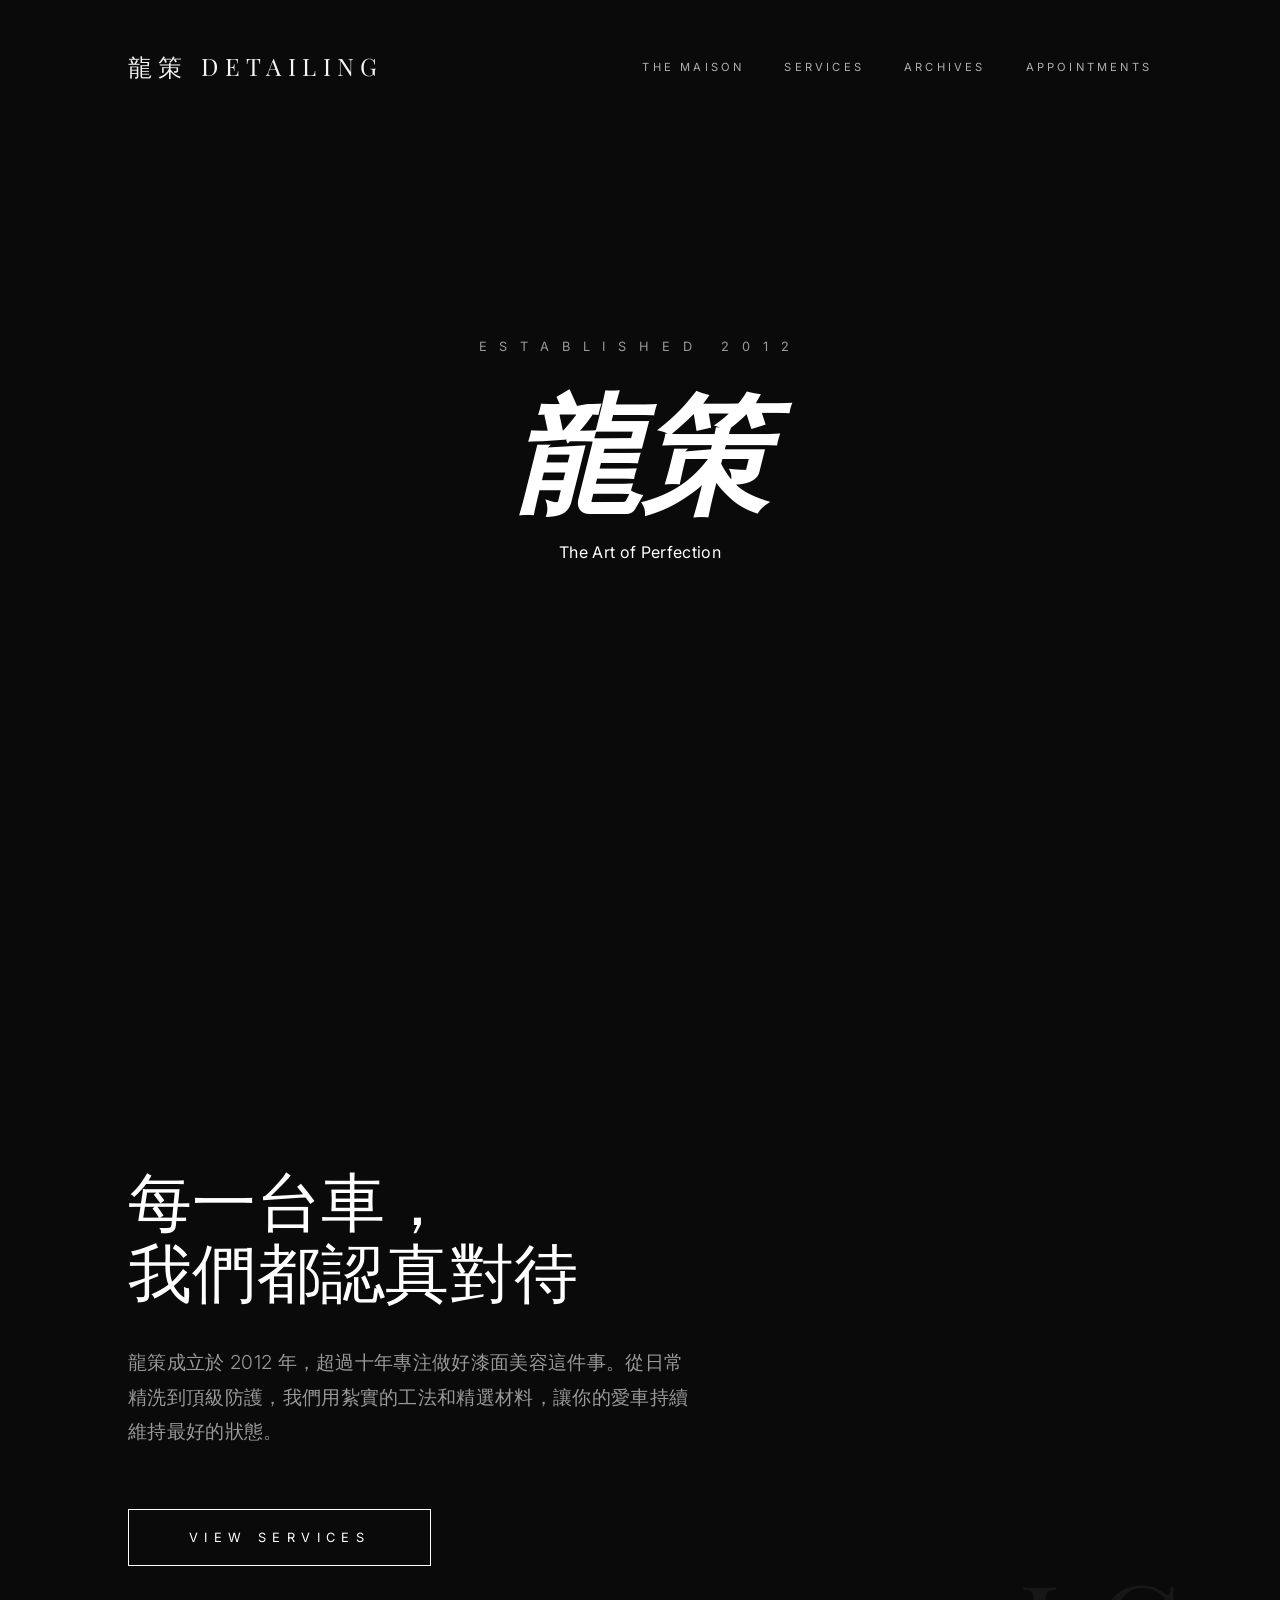
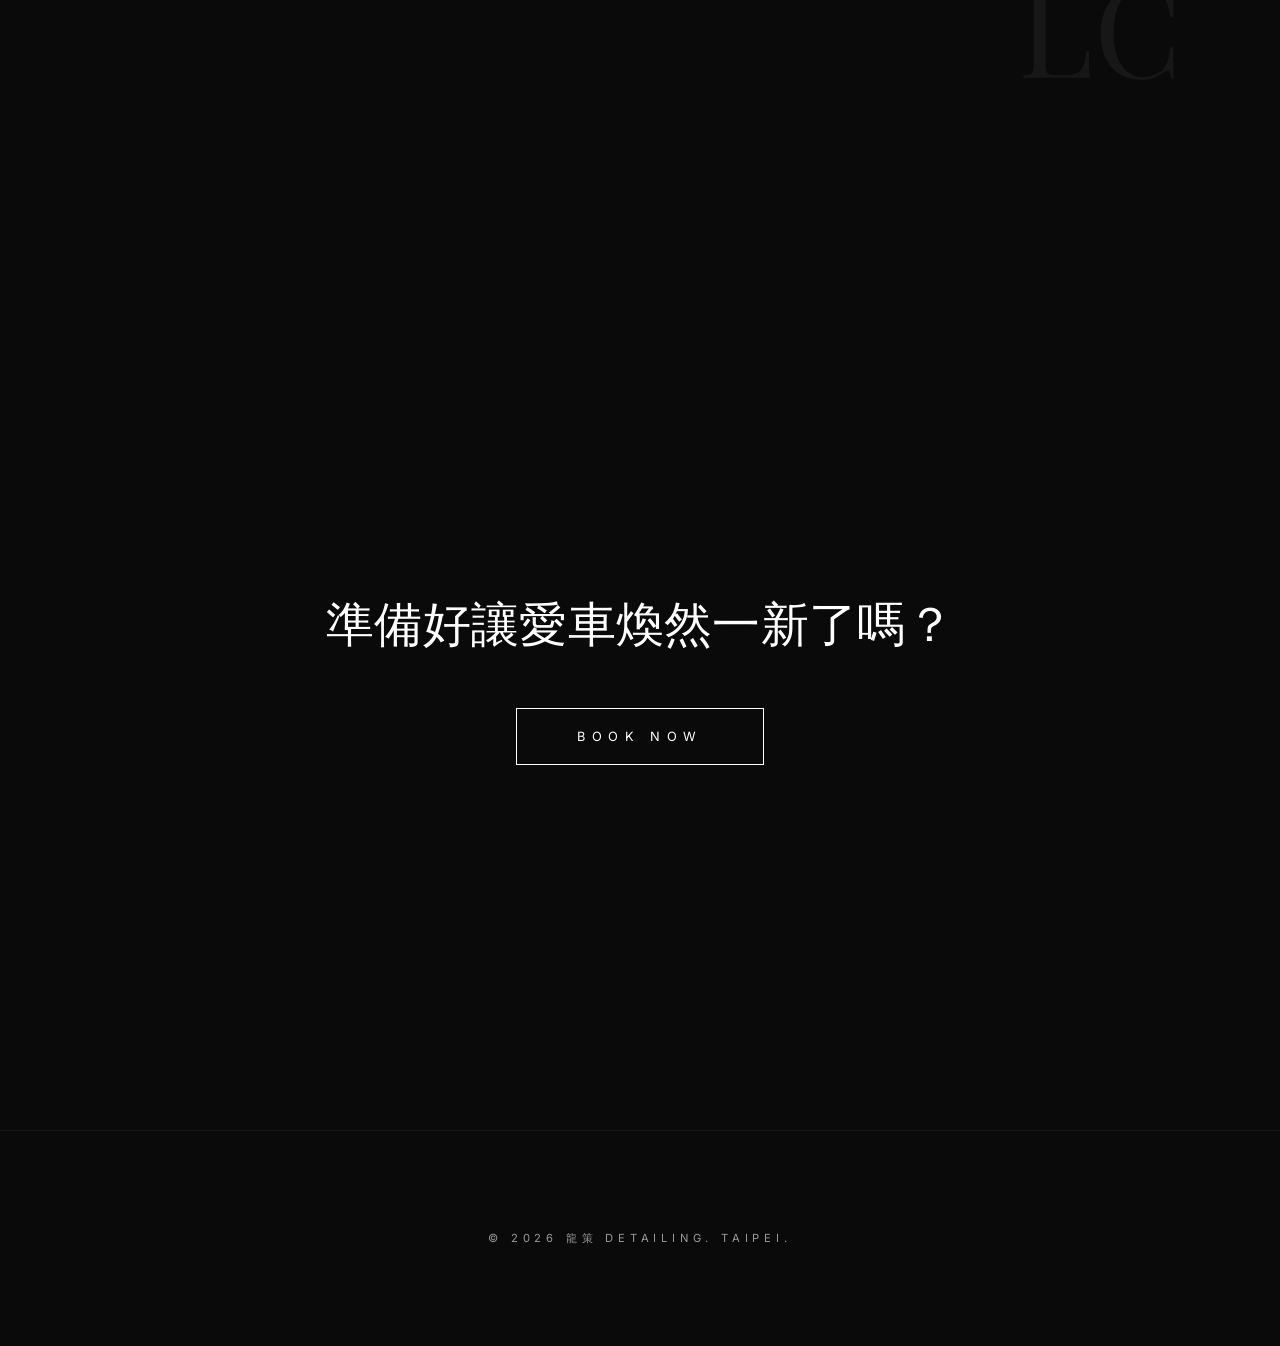
<file: index.html>
<!DOCTYPE html>
<html lang="zh-TW">
<head>
    <meta charset="UTF-8">
    <meta name="viewport" content="width=device-width, initial-scale=1.0">
    
    <!-- Primary Meta Tags -->
    <title>龍策 DETAILING | 職人美研 - 完美的藝術</title>
    <meta name="title" content="龍策 DETAILING | 職人美研 - 完美的藝術">
    <meta name="description" content="龍策 DETAILING 專注於極致漆面校正、結晶鍍膜與旗艦防護系統。十餘年工藝執著，只為還原愛車最純粹的光澤。">
    <meta name="keywords" content="龍策, 龍策 DETAILING, 車體美研, 鍍膜, 包膜, 漆面校正, 台北洗車, 頂級美容">

    <!-- Open Graph / Facebook / Threads -->
    <meta property="og:type" content="website">
    <meta property="og:url" content="https://longce-detailing.com/">
    <meta property="og:title" content="LC MAISON | 龍策職人美研">
    <meta property="og:description" content="二十年工藝執著，封存萬分之一公釐的璀璨。啟動閣下的美學任務。">
    <meta property="og:image" content="https://images.unsplash.com/photo-1552519507-da3b142c6e3d?q=80&w=1200">

    <!-- Twitter -->
    <meta property="twitter:card" content="summary_large_image">
    <meta property="twitter:url" content="https://longce-detailing.com/">
    <meta property="twitter:title" content="LC MAISON | 龍策職人美研">
    <meta property="twitter:description" content="二十年工藝執著，封存萬分之一公釐的璀璨。啟動閣下的美學任務。">
    <meta property="twitter:image" content="https://images.unsplash.com/photo-1552519507-da3b142c6e3d?q=80&w=1200">

    <link rel="stylesheet" href="assets/css/main.css">
</head>
<body>


    <nav>
        <a href="index.html" class="brand">龍策 DETAILING</a>
        <button id="menuTrigger" class="nav-hamburger" aria-label="選單">
            <span></span><span></span><span></span>
        </button>
        <div class="nav-links">
            <a href="index.html" class="bilingual-link">
                <span class="bilingual-inner">
                    <span class="en">The Maison</span>
                    <span class="zh">品牌首頁</span>
                </span>
            </a>
            <a href="glow.html" class="bilingual-link">
                <span class="bilingual-inner">
                    <span class="en">Services</span>
                    <span class="zh">服務項目</span>
                </span>
            </a>
            <a href="drop.html" class="bilingual-link">
                <span class="bilingual-inner">
                    <span class="en">Archives</span>
                    <span class="zh">典藏實錄</span>
                </span>
            </a>
            <a href="booking.html" class="bilingual-link">
                <span class="bilingual-inner">
                    <span class="en">Appointments</span>
                    <span class="zh">私人預約</span>
                </span>
            </a>
        </div>
    </nav>

    <main>
        <!-- Hero: Cinematic Opening -->
        <section class="hero" style="text-align: center; align-items: center;">
            <div class="reveal-maison">
                <span class="bilingual-text" style="font-size: 0.8rem; letter-spacing: 0.8rem; color: var(--muted); text-transform: uppercase; display: block; margin-bottom: 30px;">
                    <span class="bilingual-inner">
                        <span class="en">Established 2012</span>
                        <span class="zh">創始於 二零一二</span>
                    </span>
                </span>
                <h1 style="font-family: var(--font-serif); font-size: 10vw; font-weight: 900; line-height: 1; margin-bottom: 30px; font-style: italic;">龍策</h1>
                <p class="bilingual-text">
                    <span class="bilingual-inner">
                        <span class="en">The Art of Perfection</span>
                        <span class="zh">追求完美的極致藝術</span>
                    </span>
                </p>
            </div>
        </section>

        <!-- Chapter: The Craft -->
        <section id="heritage">
            <div class="maison-grid">
                <div class="reveal-maison">
                    <h2 class="maison-title">每一台車，<br>我們都認真對待</h2>
                    <p class="maison-body">
                        龍策成立於 2012 年，超過十年專注做好漆面美容這件事。從日常精洗到頂級防護，我們用紮實的工法和精選材料，讓你的愛車持續維持最好的狀態。
                    </p>
                    <a href="glow.html" class="cta-btn bilingual-link" style="margin-top: 60px;">
                        <span class="bilingual-inner">
                            <span class="en">View Services</span>
                            <span class="zh">查看服務項目</span>
                        </span>
                    </a>
                </div>
                <div class="maison-visual reveal-maison"></div>
            </div>
        </section>

        <!-- Chapter: Invitation -->
        <section style="align-items: center;">
            <div class="reveal-maison" style="text-align: center;">
                <h2 class="maison-title" style="font-size: 3rem; margin-bottom: 60px;">準備好讓愛車煥然一新了嗎？</h2>
                <a href="https://www.ezpretty.com.tw/ezpretty/ezpretty/login?es=5545d31e706480f49bb20ba65548e6ca&redirect=/ezpretty/aio%23/5545d31e706480f49bb20ba65548e6ca" target="_blank" rel="noopener" class="cta-btn bilingual-link">
                    <span class="bilingual-inner">
                        <span class="en">Book Now</span>
                        <span class="zh">立即預約</span>
                    </span>
                </a>
            </div>
        </section>
    </main>

    <footer>
        <p style="font-size: 0.7rem; letter-spacing: 0.3rem; color: var(--muted); text-transform: uppercase;">
            © 2026 龍策 DETAILING. TAIPEI.
        </p>
    </footer>

    <script src="assets/js/main.js"></script>
</body>
</html>
</file>
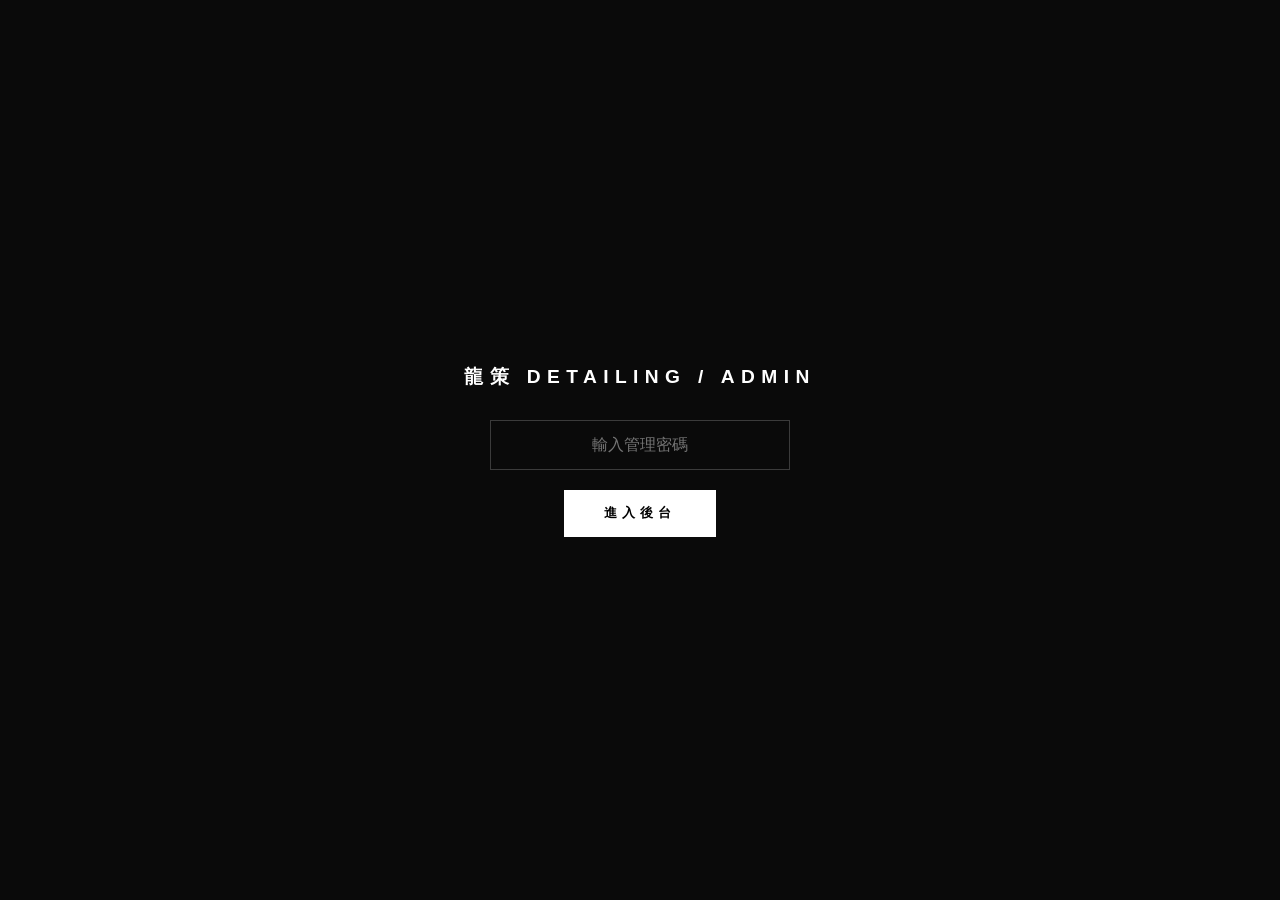
<file: admin.html>
<!DOCTYPE html>
<html lang="zh-TW">
<head>
    <meta charset="UTF-8">
    <meta name="viewport" content="width=device-width, initial-scale=1.0">
    <title>管理後台 | 龍策 DETAILING</title>
    <style>
        * { margin: 0; padding: 0; box-sizing: border-box; }
        body { background: #0a0a0a; color: #fff; font-family: 'Inter', sans-serif; min-height: 100vh; }

        #gate { display: flex; flex-direction: column; align-items: center; justify-content: center; min-height: 100vh; gap: 20px; }
        #gate h1 { font-size: 1.2rem; letter-spacing: 0.4rem; margin-bottom: 10px; }
        #gate input { background: transparent; border: 1px solid rgba(255,255,255,0.2); color: #fff; padding: 15px 25px; font-size: 1rem; width: 300px; text-align: center; outline: none; }
        #gate button { background: #fff; color: #000; border: none; padding: 15px 40px; font-size: 0.8rem; letter-spacing: 0.3rem; cursor: pointer; text-transform: uppercase; font-weight: 700; }
        #gate button:hover { background: #ddd; }

        #panel { display: none; padding: 40px; max-width: 1200px; margin: 0 auto; }
        .admin-header { display: flex; justify-content: space-between; align-items: center; border-bottom: 1px solid rgba(255,255,255,0.1); padding-bottom: 20px; margin-bottom: 40px; }
        .admin-header h1 { font-size: 0.9rem; letter-spacing: 0.4rem; }
        .logout-btn { background: transparent; color: rgba(255,255,255,0.5); border: 1px solid rgba(255,255,255,0.2); padding: 8px 20px; cursor: pointer; font-size: 0.7rem; letter-spacing: 0.2rem; }

        .tabs { display: flex; border-bottom: 1px solid rgba(255,255,255,0.1); margin-bottom: 40px; }
        .tab-btn { background: transparent; color: rgba(255,255,255,0.4); border: none; border-bottom: 2px solid transparent; padding: 15px 30px; cursor: pointer; font-size: 0.75rem; letter-spacing: 0.2rem; text-transform: uppercase; transition: 0.3s; }
        .tab-btn.active { color: #fff; border-bottom-color: #fff; }
        .tab-content { display: none; }
        .tab-content.active { display: block; }

        .upload-zone { border: 1px dashed rgba(255,255,255,0.15); padding: 60px; text-align: center; cursor: pointer; transition: 0.3s; margin-bottom: 40px; }
        .upload-zone:hover { border-color: rgba(255,255,255,0.4); }
        .upload-zone p { color: rgba(255,255,255,0.4); font-size: 0.8rem; letter-spacing: 0.2rem; }
        .upload-zone input { display: none; }

        .img-grid { display: grid; grid-template-columns: repeat(auto-fill, minmax(180px, 1fr)); gap: 15px; }
        .img-card { position: relative; aspect-ratio: 1; overflow: hidden; background: rgba(255,255,255,0.05); }
        .img-card img { width: 100%; height: 100%; object-fit: cover; display: block; }
        .img-overlay { position: absolute; inset: 0; background: rgba(0,0,0,0.75); display: flex; flex-direction: column; align-items: center; justify-content: center; gap: 10px; opacity: 0; transition: 0.3s; padding: 10px; }
        .img-card:hover .img-overlay { opacity: 1; }
        .img-name { font-size: 0.65rem; color: rgba(255,255,255,0.5); text-align: center; word-break: break-all; }
        .copy-btn { background: #fff; color: #000; border: none; padding: 8px 18px; cursor: pointer; font-size: 0.7rem; letter-spacing: 0.1rem; font-weight: 700; }
        .del-img-btn { background: transparent; color: #ff6666; border: 1px solid #ff6666; padding: 6px 14px; cursor: pointer; font-size: 0.68rem; }

        .msg { padding: 14px 20px; margin-bottom: 25px; font-size: 0.78rem; letter-spacing: 0.1rem; }
        .msg-success { border: 1px solid rgba(0,200,100,0.4); color: rgb(0,200,100); background: rgba(0,200,100,0.05); }
        .msg-error { border: 1px solid rgba(255,68,68,0.4); color: #ff6666; background: rgba(255,68,68,0.05); }
        .msg-info { border: 1px solid rgba(255,255,255,0.15); color: rgba(255,255,255,0.5); }
        .placeholder { color: rgba(255,255,255,0.25); text-align: center; padding: 60px; font-size: 0.8rem; letter-spacing: 0.2rem; }

        /* Collections editor */
        .col-card { border: 1px solid rgba(255,255,255,0.1); padding: 30px; margin-bottom: 25px; }
        .col-card h3 { font-size: 0.8rem; letter-spacing: 0.3rem; margin-bottom: 25px; color: rgba(255,255,255,0.6); text-transform: uppercase; }
        .form-group { margin-bottom: 20px; }
        .form-group label { display: block; font-size: 0.62rem; letter-spacing: 0.25rem; color: rgba(255,255,255,0.4); text-transform: uppercase; margin-bottom: 8px; }
        .form-group input, .form-group textarea {
            width: 100%; background: rgba(255,255,255,0.04); border: 1px solid rgba(255,255,255,0.12);
            color: #fff; padding: 12px 15px; font-size: 0.88rem; outline: none; font-family: 'Inter', sans-serif;
            transition: 0.3s; resize: vertical;
        }
        .form-group input:focus, .form-group textarea:focus { border-color: rgba(255,255,255,0.4); }
        .form-group textarea { min-height: 120px; line-height: 1.7; }
        .save-btn { background: #fff; color: #000; border: none; padding: 12px 35px; font-size: 0.75rem; letter-spacing: 0.3rem; cursor: pointer; text-transform: uppercase; font-weight: 700; transition: 0.3s; }
        .save-btn:hover { background: #ddd; }
        .form-hint { font-size: 0.65rem; color: rgba(255,255,255,0.25); margin-top: 6px; letter-spacing: 0.1rem; }

        @media (max-width: 768px) { #panel { padding: 20px; } }
    </style>
</head>
<body>

<div id="gate">
    <h1>龍策 DETAILING / ADMIN</h1>
    <input type="password" id="pwInput" placeholder="輸入管理密碼" onkeydown="if(event.key==='Enter')login()">
    <button onclick="login()">進入後台</button>
    <p id="gateErr" style="color:#ff4444;font-size:0.75rem;letter-spacing:0.1rem;display:none;margin-top:5px;">密碼錯誤</p>
</div>

<div id="panel">
    <div class="admin-header">
        <h1>龍策 DETAILING &nbsp;/&nbsp; 管理後台</h1>
        <button class="logout-btn" onclick="logout()">登出</button>
    </div>

    <div class="tabs">
        <button class="tab-btn active" onclick="switchTab('archives',this)">典藏照片</button>
        <button class="tab-btn" onclick="switchTab('collections',this)">工藝選集</button>
        <button class="tab-btn" onclick="switchTab('images',this)">圖片庫</button>
    </div>

    <!-- 典藏照片 -->
    <div id="tab-archives" class="tab-content active">
        <div id="arc-msg"></div>
        <p style="font-size:0.78rem;color:rgba(255,255,255,0.4);margin-bottom:25px;line-height:1.8;">
            上傳的照片會自動顯示在網站「典藏實錄」頁面，刪除後也會同步移除。
        </p>
        <div class="upload-zone" onclick="document.getElementById('arcInput').click()">
            <p>點擊上傳典藏照片</p>
            <p style="margin-top:12px;font-size:0.65rem;">支援 JPG、PNG、WebP，可多選</p>
            <input type="file" id="arcInput" accept="image/*" multiple onchange="uploadArchives(this.files)">
        </div>
        <div class="img-grid" id="arc-grid">
            <div class="placeholder" style="grid-column:1/-1">載入中...</div>
        </div>
    </div>

    <!-- 工藝選集 -->
    <div id="tab-collections" class="tab-content">
        <div id="col-msg"></div>
        <div id="col-editor"><div class="placeholder">載入中...</div></div>
    </div>

    <!-- 圖片庫 -->
    <div id="tab-images" class="tab-content">
        <div id="img-msg"></div>
        <p style="font-size:0.78rem;color:rgba(255,255,255,0.4);margin-bottom:25px;line-height:1.8;">
            上傳圖片後複製網址，告訴我要放在哪個頁面，我幫你更新。
        </p>
        <div class="upload-zone" onclick="document.getElementById('fileInput').click()">
            <p>點擊上傳圖片</p>
            <p style="margin-top:12px;font-size:0.65rem;">支援 JPG、PNG、WebP，可多選</p>
            <input type="file" id="fileInput" accept="image/*" multiple onchange="uploadImages(this.files)">
        </div>
        <div class="img-grid" id="img-grid">
            <div class="placeholder" style="grid-column:1/-1">載入中...</div>
        </div>
    </div>
</div>

<script>
const SUPABASE_URL = 'https://dgepltmxtbwbfalqgnqv.supabase.co';
const SUPABASE_KEY = 'eyJhbGciOiJIUzI1NiIsInR5cCI6IkpXVCJ9.eyJpc3MiOiJzdXBhYmFzZSIsInJlZiI6ImRnZXBsdG14dGJ3YmZhbHFnbnF2Iiwicm9sZSI6ImFub24iLCJpYXQiOjE3ODA1MDU2NzIsImV4cCI6MjA5NjA4MTY3Mn0.pqGMLBJGBc4apgLIZCnIVGiVaq4XN6Zqws15wC1sZQ4';
const ADMIN_PW = 'lcmaison2026';
const BUCKET = 'images';
const ARC_PREFIX = 'archives/';
const sh = { 'apikey': SUPABASE_KEY, 'Authorization': `Bearer ${SUPABASE_KEY}`, 'Content-Type': 'application/json' };
const delH = { 'apikey': SUPABASE_KEY, 'Authorization': `Bearer ${SUPABASE_KEY}` };

function login() {
    if (document.getElementById('pwInput').value === ADMIN_PW) {
        localStorage.setItem('lc_admin', '1');
        show();
    } else {
        document.getElementById('gateErr').style.display = 'block';
    }
}
function logout() { localStorage.removeItem('lc_admin'); location.reload(); }
function show() {
    document.getElementById('gate').style.display = 'none';
    document.getElementById('panel').style.display = 'block';
    loadArchives();
}
if (localStorage.getItem('lc_admin') === '1') show();

function switchTab(name, btn) {
    document.querySelectorAll('.tab-content').forEach(t => t.classList.remove('active'));
    document.querySelectorAll('.tab-btn').forEach(b => b.classList.remove('active'));
    document.getElementById('tab-' + name).classList.add('active');
    btn.classList.add('active');
    if (name === 'archives') loadArchives();
    if (name === 'collections') loadCollections();
    if (name === 'images') loadImages();
}

function showMsg(id, text, type) {
    document.getElementById(id).innerHTML = `<div class="msg msg-${type}">${text}</div>`;
}

// --- 典藏照片 ---
async function loadArchives() {
    const grid = document.getElementById('arc-grid');
    grid.innerHTML = '<div class="placeholder" style="grid-column:1/-1">載入中...</div>';
    try {
        const res = await fetch(`${SUPABASE_URL}/storage/v1/object/list/${BUCKET}`, {
            method: 'POST', headers: sh,
            body: JSON.stringify({ limit: 200, offset: 0, prefix: ARC_PREFIX, sortBy: { column: 'created_at', order: 'desc' } })
        });
        const data = await res.json();
        if (!res.ok || !Array.isArray(data)) { grid.innerHTML = '<div class="placeholder" style="grid-column:1/-1;color:#ff6666;">載入失敗，請確認 Storage 權限</div>'; return; }
        const files = data.filter(f => f.name && f.name !== '.emptyFolderPlaceholder');
        if (!files.length) { grid.innerHTML = '<div class="placeholder" style="grid-column:1/-1">尚無典藏照片，請上傳</div>'; return; }
        grid.innerHTML = files.map(f => {
            const url = `${SUPABASE_URL}/storage/v1/object/public/${BUCKET}/${ARC_PREFIX}${f.name}`;
            return `<div class="img-card"><img src="${url}" loading="lazy">
                <div class="img-overlay">
                    <p class="img-name">${f.name}</p>
                    <button class="del-img-btn" onclick="delArchive('${f.name}')">刪除</button>
                </div></div>`;
        }).join('');
    } catch(e) { grid.innerHTML = `<div class="placeholder" style="grid-column:1/-1;color:#ff6666;">${e.message}</div>`; }
}

async function uploadArchives(files) {
    showMsg('arc-msg', `上傳中（0/${files.length}）...`, 'info');
    let ok = 0;
    for (const file of files) {
        const ext = file.name.split('.').pop();
        const name = `${Date.now()}_${Math.random().toString(36).slice(2,7)}.${ext}`;
        const res = await fetch(`${SUPABASE_URL}/storage/v1/object/${BUCKET}/${ARC_PREFIX}${name}`, {
            method: 'POST',
            headers: { 'apikey': SUPABASE_KEY, 'Authorization': `Bearer ${SUPABASE_KEY}`, 'Content-Type': file.type },
            body: file
        });
        if (res.ok) { ok++; showMsg('arc-msg', `上傳中（${ok}/${files.length}）...`, 'info'); }
        else { showMsg('arc-msg', '上傳失敗', 'error'); return; }
    }
    showMsg('arc-msg', `${ok} 張照片上傳成功，典藏實錄已更新`, 'success');
    setTimeout(() => document.getElementById('arc-msg').innerHTML = '', 5000);
    document.getElementById('arcInput').value = '';
    loadArchives();
}

async function delArchive(name) {
    if (!confirm('確定刪除此照片？')) return;
    const res = await fetch(`${SUPABASE_URL}/storage/v1/object/${BUCKET}/${ARC_PREFIX}${name}`, {
        method: 'DELETE', headers: delH
    });
    if (!res.ok) { const e = await res.json().catch(()=>{}); alert('刪除失敗：' + (e?.message || res.status)); return; }
    loadArchives();
}

// --- 圖片庫 ---
async function loadImages() {
    const grid = document.getElementById('img-grid');
    grid.innerHTML = '<div class="placeholder" style="grid-column:1/-1">載入中...</div>';
    try {
        const res = await fetch(`${SUPABASE_URL}/storage/v1/object/list/${BUCKET}`, {
            method: 'POST', headers: sh,
            body: JSON.stringify({ limit: 200, offset: 0, sortBy: { column: 'created_at', order: 'desc' } })
        });
        const data = await res.json();
        if (!res.ok || !Array.isArray(data)) { grid.innerHTML = '<div class="placeholder" style="grid-column:1/-1;color:#ff6666;">載入失敗</div>'; return; }
        const files = data.filter(f => f.name && !f.name.startsWith('archives/') && f.name !== '.emptyFolderPlaceholder');
        if (!files.length) { grid.innerHTML = '<div class="placeholder" style="grid-column:1/-1">尚無圖片，請上傳</div>'; return; }
        grid.innerHTML = files.map(f => {
            const url = `${SUPABASE_URL}/storage/v1/object/public/${BUCKET}/${f.name}`;
            return `<div class="img-card"><img src="${url}" loading="lazy">
                <div class="img-overlay">
                    <p class="img-name">${f.name}</p>
                    <button class="copy-btn" onclick="copyUrl('${url}')">複製網址</button>
                    <button class="del-img-btn" onclick="delImg('${f.name}')">刪除</button>
                </div></div>`;
        }).join('');
    } catch(e) { grid.innerHTML = `<div class="placeholder" style="grid-column:1/-1;color:#ff6666;">${e.message}</div>`; }
}

async function uploadImages(files) {
    showMsg('img-msg', `上傳中（0/${files.length}）...`, 'info');
    let ok = 0;
    for (const file of files) {
        const ext = file.name.split('.').pop();
        const name = `${Date.now()}_${Math.random().toString(36).slice(2,7)}.${ext}`;
        const res = await fetch(`${SUPABASE_URL}/storage/v1/object/${BUCKET}/${name}`, {
            method: 'POST',
            headers: { 'apikey': SUPABASE_KEY, 'Authorization': `Bearer ${SUPABASE_KEY}`, 'Content-Type': file.type },
            body: file
        });
        if (res.ok) { ok++; showMsg('img-msg', `上傳中（${ok}/${files.length}）...`, 'info'); }
        else { showMsg('img-msg', '上傳失敗', 'error'); return; }
    }
    showMsg('img-msg', `${ok} 張圖片上傳成功`, 'success');
    setTimeout(() => document.getElementById('img-msg').innerHTML = '', 4000);
    document.getElementById('fileInput').value = '';
    loadImages();
}

async function delImg(name) {
    if (!confirm('確定刪除？')) return;
    const res = await fetch(`${SUPABASE_URL}/storage/v1/object/${BUCKET}/${name}`, {
        method: 'DELETE', headers: delH
    });
    if (!res.ok) { const e = await res.json().catch(()=>{}); alert('刪除失敗：' + (e?.message || res.status)); return; }
    loadImages();
}

function copyUrl(url) { navigator.clipboard.writeText(url).then(() => alert('網址已複製！')); }

// --- 工藝選集 ---
async function loadCollections() {
    const editor = document.getElementById('col-editor');
    editor.innerHTML = '<div class="placeholder">載入中...</div>';
    try {
        const res = await fetch(`${SUPABASE_URL}/rest/v1/collections?order=id.asc`, {
            headers: { 'apikey': SUPABASE_KEY, 'Authorization': `Bearer ${SUPABASE_KEY}` }
        });
        const data = await res.json();
        if (!res.ok || !data.length) throw new Error(data.message || '載入失敗');

        editor.innerHTML = data.map(c => `
            <div class="col-card">
                <h3>Collection ${c.id} &nbsp;—&nbsp; ${c.name_zh}</h3>
                <div class="form-group">
                    <label>標籤（小字）</label>
                    <input type="text" id="tag_${c.id}" value="${c.tag}">
                </div>
                <div class="form-group">
                    <label>中文名稱</label>
                    <input type="text" id="name_zh_${c.id}" value="${c.name_zh}">
                </div>
                <div class="form-group">
                    <label>英文名稱</label>
                    <input type="text" id="name_en_${c.id}" value="${c.name_en}">
                </div>
                <div class="form-group">
                    <label>服務說明</label>
                    <textarea id="desc_${c.id}">${c.description}</textarea>
                </div>
                <div class="form-group">
                    <label>服務項目（每行一項）</label>
                    <textarea id="includes_${c.id}" style="min-height:180px;">${(c.includes||[]).join('\n')}</textarea>
                    <p class="form-hint">每一行會變成一個項目，第一行和最後一行會自動加粗標示</p>
                </div>
                <button class="save-btn" onclick="saveCollection(${c.id})">儲存第 ${c.id} 項</button>
            </div>`).join('');
    } catch(e) {
        editor.innerHTML = `<div class="placeholder" style="color:#ff6666;">載入失敗：${e.message}<br>請確認已在 Supabase 建立 collections 資料表</div>`;
    }
}

async function saveCollection(id) {
    showMsg('col-msg', '儲存中...', 'info');
    const tag = document.getElementById(`tag_${id}`).value.trim();
    const name_zh = document.getElementById(`name_zh_${id}`).value.trim();
    const name_en = document.getElementById(`name_en_${id}`).value.trim();
    const description = document.getElementById(`desc_${id}`).value.trim();
    const includesRaw = document.getElementById(`includes_${id}`).value;
    const includes = includesRaw.split('\n').map(s => s.trim()).filter(s => s.length > 0);

    const res = await fetch(`${SUPABASE_URL}/rest/v1/collections?id=eq.${id}`, {
        method: 'PATCH',
        headers: { ...sh, 'Prefer': 'return=minimal' },
        body: JSON.stringify({ tag, name_zh, name_en, description, includes })
    });

    if (res.ok) {
        showMsg('col-msg', `Collection ${id} 已儲存，網站即時更新`, 'success');
        setTimeout(() => document.getElementById('col-msg').innerHTML = '', 4000);
    } else {
        const e = await res.json().catch(() => ({}));
        showMsg('col-msg', '儲存失敗：' + (e.message || res.status), 'error');
    }
}
</script>
</body>
</html>
</file>
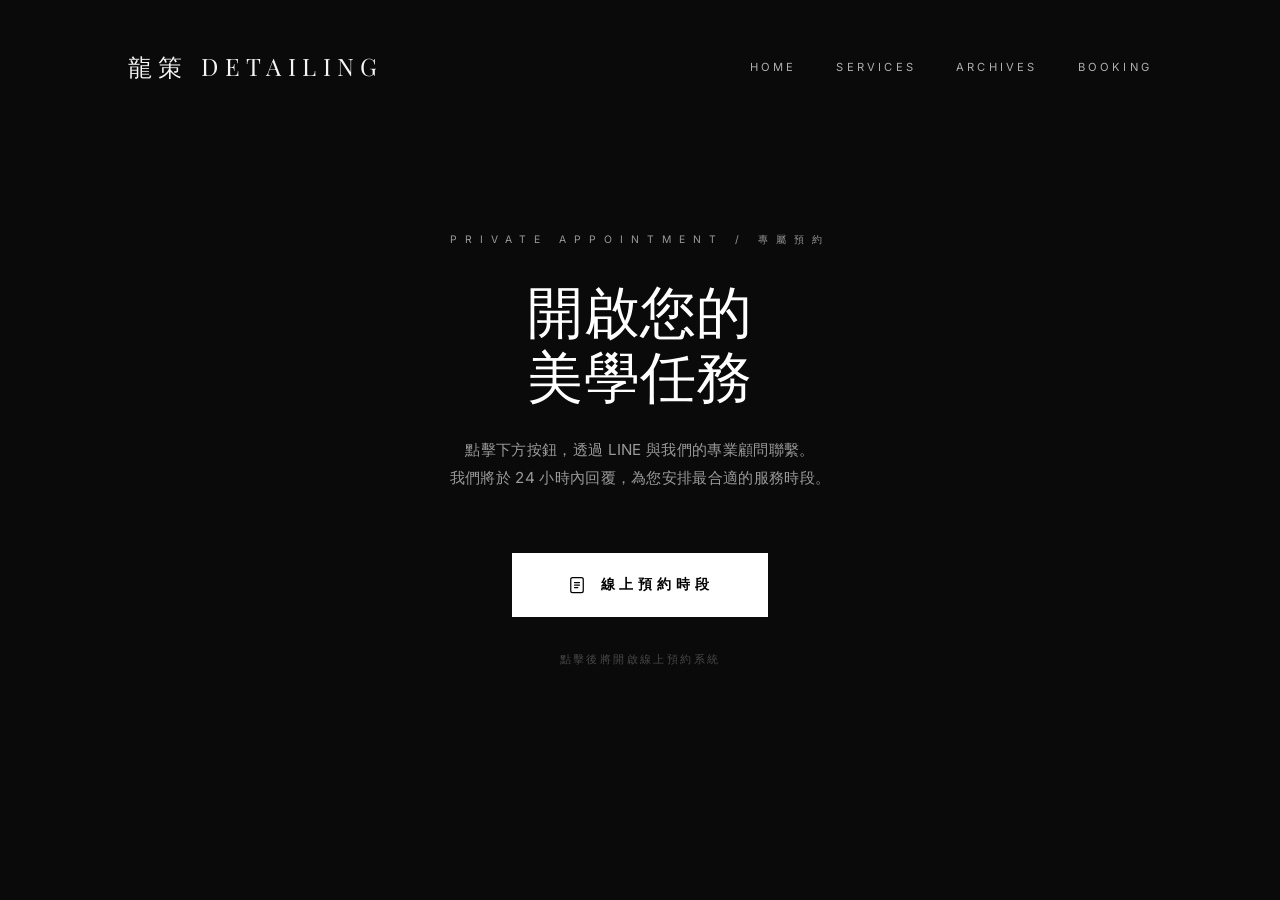
<file: booking.html>
<!DOCTYPE html>
<html lang="zh-TW">
<head>
    <meta charset="UTF-8">
    <meta name="viewport" content="width=device-width, initial-scale=1.0">
    <title>立即預約 | 龍策 DETAILING</title>
    <meta name="description" content="透過 LINE 與龍策 DETAILING 預約專屬服務時段。">
    <link rel="stylesheet" href="assets/css/main.css">
    <style>
        .booking-section {
            align-items: center;
            text-align: center;
            min-height: 100vh;
        }
        .booking-inner { max-width: 560px; }
        .booking-tag {
            font-size: 0.65rem;
            letter-spacing: 0.5rem;
            color: var(--muted);
            text-transform: uppercase;
            display: block;
            margin-bottom: 30px;
        }
        .booking-title {
            font-family: var(--font-serif);
            font-size: 3.5rem;
            font-weight: 400;
            line-height: 1.15;
            margin-bottom: 30px;
        }
        .booking-desc {
            font-size: 0.95rem;
            color: var(--muted);
            line-height: 1.85;
            margin-bottom: 60px;
        }
        .line-btn {
            display: inline-flex;
            align-items: center;
            gap: 14px;
            padding: 22px 55px;
            background: #fff;
            color: #000;
            text-decoration: none;
            font-size: 0.85rem;
            letter-spacing: 0.3rem;
            text-transform: uppercase;
            font-weight: 700;
            transition: 0.4s var(--ease-silk);
        }
        .line-btn:hover { background: #e0e0e0; transform: translateY(-2px); }
        .booking-note {
            margin-top: 35px;
            font-size: 0.7rem;
            color: rgba(255,255,255,0.25);
            letter-spacing: 0.15rem;
        }
        @media (max-width: 768px) {
            .booking-title { font-size: 2.2rem; }
            .line-btn { padding: 20px 40px; font-size: 0.78rem; }
        }
    </style>
</head>
<body>

    <nav>
        <a href="index.html" class="brand">龍策 DETAILING</a>
        <button id="menuTrigger" class="nav-hamburger" aria-label="選單">
            <span></span><span></span><span></span>
        </button>
        <div class="nav-links">
            <a href="index.html" class="bilingual-link">
                <span class="bilingual-inner"><span class="en">Home</span><span class="zh">品牌首頁</span></span>
            </a>
            <a href="glow.html" class="bilingual-link">
                <span class="bilingual-inner"><span class="en">Services</span><span class="zh">服務項目</span></span>
            </a>
            <a href="drop.html" class="bilingual-link">
                <span class="bilingual-inner"><span class="en">Archives</span><span class="zh">典藏實錄</span></span>
            </a>
            <a href="booking.html" class="bilingual-link">
                <span class="bilingual-inner"><span class="en">Booking</span><span class="zh">立即預約</span></span>
            </a>
        </div>
    </nav>

    <main>
        <section class="booking-section">
            <div class="booking-inner reveal-maison">
                <span class="booking-tag">Private Appointment / 專屬預約</span>
                <h1 class="booking-title">開啟您的<br>美學任務</h1>
                <p class="booking-desc">
                    點擊下方按鈕，透過 LINE 與我們的專業顧問聯繫。<br>
                    我們將於 24 小時內回覆，為您安排最合適的服務時段。
                </p>
                <a href="https://www.ezpretty.com.tw/ezpretty/ezpretty/login?es=5545d31e706480f49bb20ba65548e6ca&redirect=/ezpretty/aio%23/5545d31e706480f49bb20ba65548e6ca" target="_blank" rel="noopener" class="line-btn" style="background:#fff;color:#000;">
                    <svg viewBox="0 0 24 24" fill="none" stroke="currentColor" stroke-width="1.5" xmlns="http://www.w3.org/2000/svg" style="width:20px;height:20px;">
                        <path stroke-linecap="round" stroke-linejoin="round" d="M6.75 3h10.5A2.25 2.25 0 0119.5 5.25v13.5A2.25 2.25 0 0117.25 21H6.75A2.25 2.25 0 014.5 18.75V5.25A2.25 2.25 0 016.75 3z"/>
                        <path stroke-linecap="round" stroke-linejoin="round" d="M9 9h6M9 12h6M9 15h4"/>
                    </svg>
                    線上預約時段
                </a>
                <p class="booking-note">點擊後將開啟線上預約系統</p>
            </div>
        </section>
    </main>

    <script src="assets/js/main.js"></script>
</body>
</html>
</file>
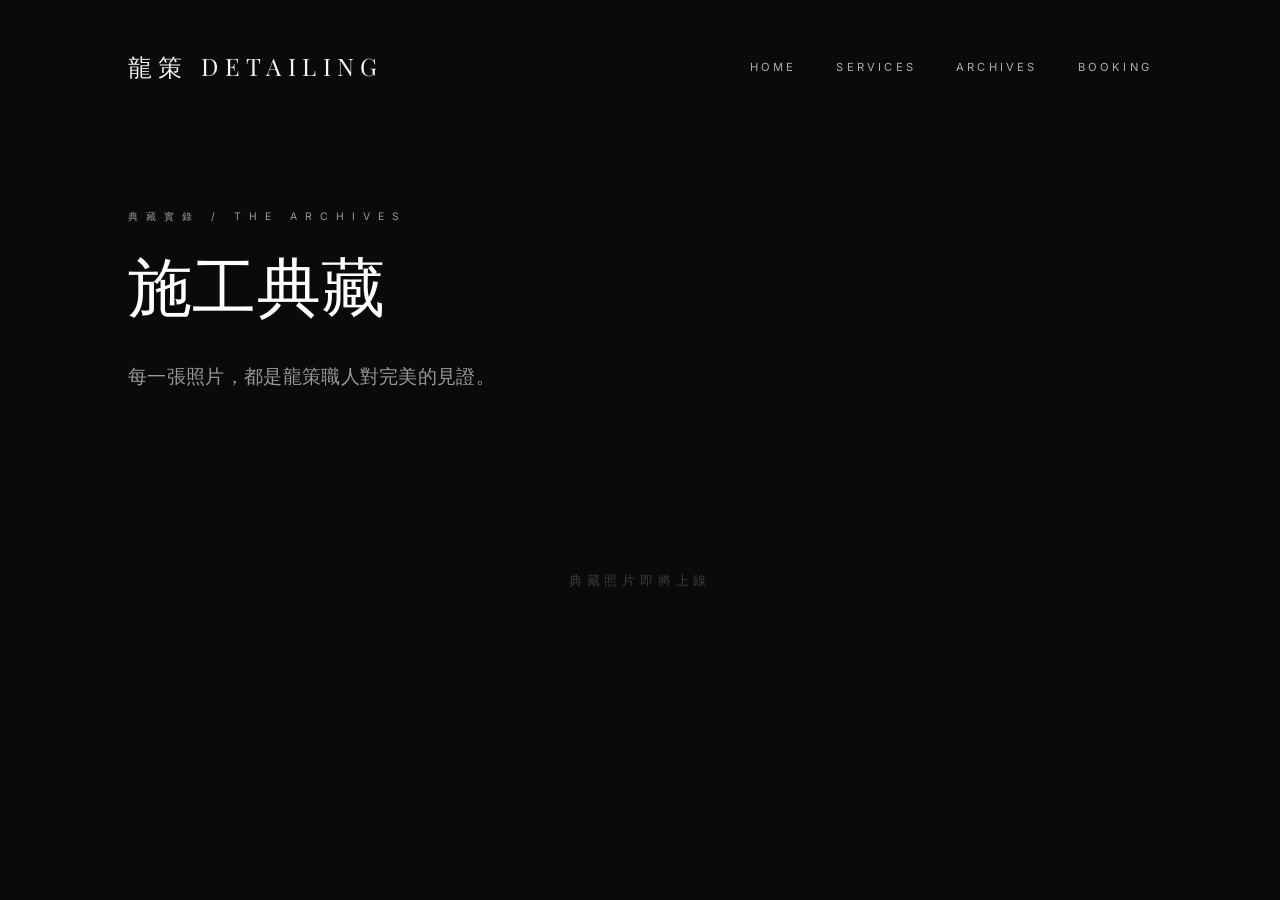
<file: drop.html>
<!DOCTYPE html>
<html lang="zh-TW">
<head>
    <meta charset="UTF-8">
    <meta name="viewport" content="width=device-width, initial-scale=1.0">
    <title>典藏實錄 | 龍策 DETAILING</title>
    <meta name="description" content="瀏覽龍策 DETAILING 的典藏施工實錄，見證每部愛車在職人雙手下重現光影巔峰的過程。">
    <link rel="stylesheet" href="assets/css/main.css">
    <style>
        .archive-header { margin-bottom: 80px; }
        .archive-masonry {
            display: grid;
            grid-template-columns: repeat(3, 1fr);
            gap: 10px;
        }
        .archive-box {
            aspect-ratio: 3/4;
            background-color: #111;
            background-size: cover;
            background-position: center;
            position: relative;
            overflow: hidden;
            filter: grayscale(1) brightness(0.7);
            transition: 1s var(--ease-silk);
            cursor: pointer;
        }
        .archive-box:hover { filter: grayscale(0) brightness(1); }
        .archive-info {
            position: absolute;
            bottom: 30px;
            left: 30px;
            opacity: 0;
            transition: 0.6s var(--ease-silk);
            transform: translateY(10px);
        }
        .archive-box:hover .archive-info { opacity: 1; transform: translateY(0); }
        .archive-info span {
            font-size: 0.6rem;
            letter-spacing: 0.2rem;
            text-transform: uppercase;
            color: #fff;
            border: 1px solid rgba(255,255,255,0.6);
            padding: 5px 12px;
            background: rgba(0,0,0,0.3);
        }
        .archive-empty {
            grid-column: 1 / -1;
            padding: 100px 0;
            text-align: center;
            color: rgba(255,255,255,0.2);
            font-size: 0.8rem;
            letter-spacing: 0.3rem;
        }
        .archive-loading {
            grid-column: 1 / -1;
            padding: 80px 0;
            text-align: center;
            color: rgba(255,255,255,0.2);
            font-size: 0.75rem;
            letter-spacing: 0.3rem;
        }
        @media (max-width: 1024px) { .archive-masonry { grid-template-columns: repeat(2, 1fr); } }
        @media (max-width: 768px) {
            .archive-masonry { grid-template-columns: repeat(2, 1fr); gap: 6px; }
            .archive-info { bottom: 15px; left: 15px; }
        }
        @media (max-width: 480px) { .archive-masonry { grid-template-columns: 1fr; } }
    </style>
</head>
<body>

    <nav>
        <a href="index.html" class="brand">龍策 DETAILING</a>
        <button id="menuTrigger" class="nav-hamburger" aria-label="選單">
            <span></span><span></span><span></span>
        </button>
        <div class="nav-links">
            <a href="index.html" class="bilingual-link">
                <span class="bilingual-inner"><span class="en">Home</span><span class="zh">品牌首頁</span></span>
            </a>
            <a href="glow.html" class="bilingual-link">
                <span class="bilingual-inner"><span class="en">Services</span><span class="zh">服務項目</span></span>
            </a>
            <a href="drop.html" class="bilingual-link">
                <span class="bilingual-inner"><span class="en">Archives</span><span class="zh">典藏實錄</span></span>
            </a>
            <a href="booking.html" class="bilingual-link">
                <span class="bilingual-inner"><span class="en">Booking</span><span class="zh">立即預約</span></span>
            </a>
        </div>
    </nav>

    <main>
        <section>
            <div class="archive-header reveal-maison">
                <span style="font-size:0.65rem;letter-spacing:0.5rem;color:var(--muted);text-transform:uppercase;display:block;margin-bottom:25px;">典藏實錄 / THE ARCHIVES</span>
                <h1 class="maison-title">施工典藏</h1>
                <p class="maison-body" style="max-width:500px;margin-top:15px;">每一張照片，都是龍策職人對完美的見證。</p>
            </div>

            <div class="archive-masonry" id="archive-grid">
                <div class="archive-loading">載入中...</div>
            </div>
        </section>
    </main>

    <script>
        const SUPABASE_URL = 'https://dgepltmxtbwbfalqgnqv.supabase.co';
        const SUPABASE_KEY = 'eyJhbGciOiJIUzI1NiIsInR5cCI6IkpXVCJ9.eyJpc3MiOiJzdXBhYmFzZSIsInJlZiI6ImRnZXBsdG14dGJ3YmZhbHFnbnF2Iiwicm9sZSI6ImFub24iLCJpYXQiOjE3ODA1MDU2NzIsImV4cCI6MjA5NjA4MTY3Mn0.pqGMLBJGBc4apgLIZCnIVGiVaq4XN6Zqws15wC1sZQ4';

        async function loadArchives() {
            const grid = document.getElementById('archive-grid');
            try {
                const res = await fetch(`${SUPABASE_URL}/storage/v1/object/list/images`, {
                    method: 'POST',
                    headers: { 'apikey': SUPABASE_KEY, 'Authorization': `Bearer ${SUPABASE_KEY}`, 'Content-Type': 'application/json' },
                    body: JSON.stringify({ limit: 100, offset: 0, prefix: 'archives/', sortBy: { column: 'created_at', order: 'desc' } })
                });
                const files = await res.json();
                if (!res.ok || !Array.isArray(files) || !files.length) {
                    grid.innerHTML = '<div class="archive-empty">典藏照片即將上線</div>';
                    return;
                }
                const items = files.filter(f => f.name && f.name !== '.emptyFolderPlaceholder');
                if (!items.length) { grid.innerHTML = '<div class="archive-empty">典藏照片即將上線</div>'; return; }

                grid.innerHTML = items.map((f, i) => {
                    const url = `${SUPABASE_URL}/storage/v1/object/public/images/archives/${f.name}`;
                    return `<div class="archive-box reveal-maison" style="background-image:url('${url}')">
                        <div class="archive-info"><span>Project / ${String(i+1).padStart(2,'0')}</span></div>
                    </div>`;
                }).join('');

                const observer = new IntersectionObserver((entries) => {
                    entries.forEach(e => { if (e.isIntersecting) e.target.classList.add('is-visible'); });
                }, { threshold: 0.1 });
                document.querySelectorAll('.archive-box').forEach(el => observer.observe(el));
            } catch(e) {
                grid.innerHTML = '<div class="archive-empty">典藏照片即將上線</div>';
            }
        }

        loadArchives();
    </script>
    <script src="assets/js/main.js"></script>
</body>
</html>
</file>
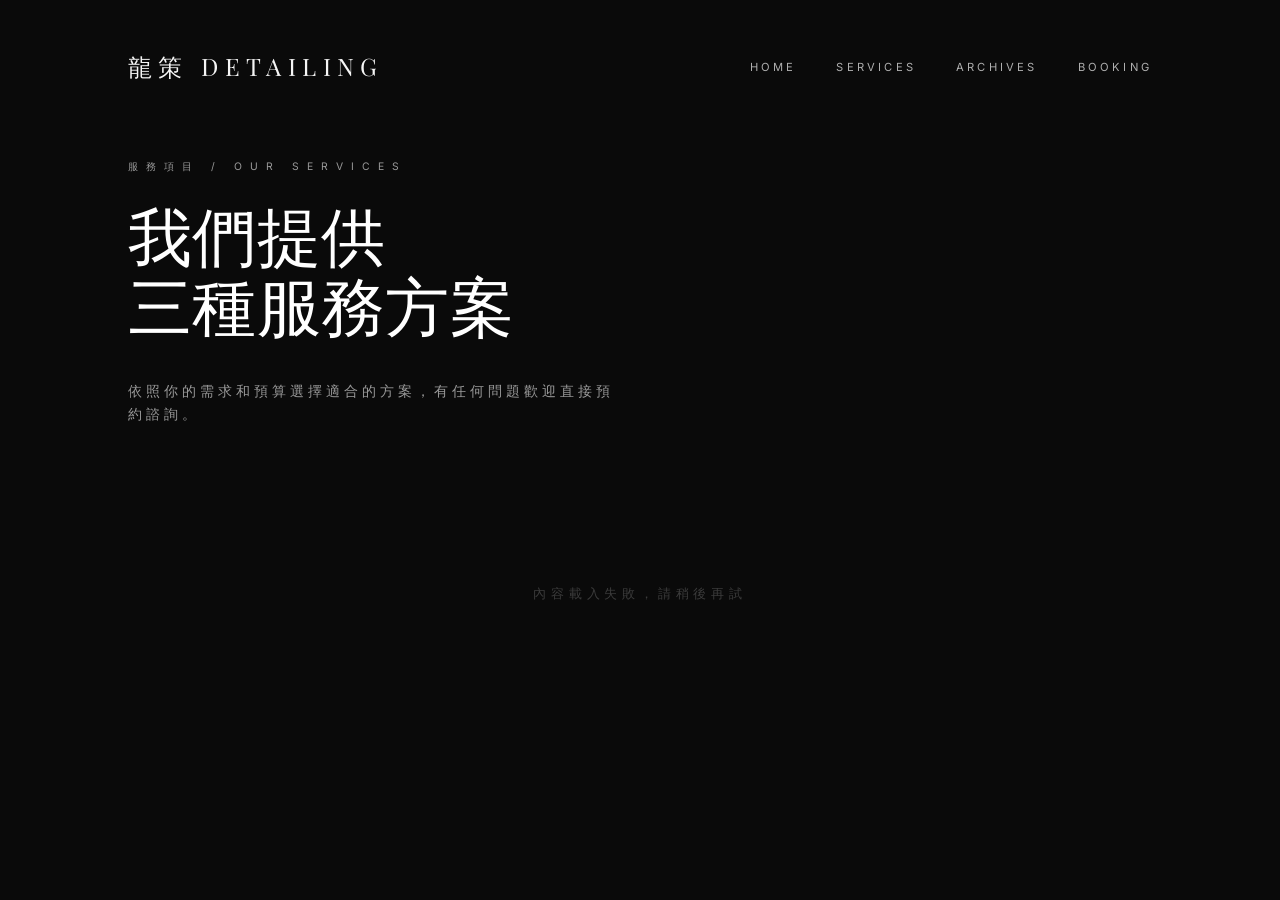
<file: glow.html>
<!DOCTYPE html>
<html lang="zh-TW">
<head>
    <meta charset="UTF-8">
    <meta name="viewport" content="width=device-width, initial-scale=1.0">
    <title>服務項目 | 龍策 DETAILING</title>
    <meta name="description" content="龍策 DETAILING 三種服務方案：城市精洗、結晶鍍膜、旗艦漆面防護。選擇最適合你的愛車保養計畫。">
    <link rel="stylesheet" href="assets/css/main.css">
    <style>
        .collections-hero { min-height: 45vh; padding-top: 160px; padding-bottom: 60px; }
        .collections-hero h1 { font-family: var(--font-serif); font-size: 5vw; font-weight: 400; line-height: 1.1; margin-bottom: 20px; }
        .collections-subtitle { font-size: 0.85rem; color: var(--muted); letter-spacing: 0.25rem; max-width: 500px; line-height: 1.7; margin-top: 20px; }

        .services-wrapper { padding: 0 var(--p-side) 120px; }

        .service-item {
            border-top: 1px solid rgba(255,255,255,0.1);
            padding: 80px 0;
            display: grid;
            grid-template-columns: 160px 1fr;
            gap: 80px;
            align-items: start;
        }
        .service-item:last-child { border-bottom: 1px solid rgba(255,255,255,0.1); }

        .service-num {
            font-family: var(--font-serif);
            font-size: 7rem;
            font-weight: 900;
            line-height: 1;
            color: rgba(255,255,255,0.05);
            letter-spacing: -0.02em;
            user-select: none;
        }
        .service-tag { display: block; font-size: 0.62rem; letter-spacing: 0.45rem; color: var(--muted); text-transform: uppercase; margin-bottom: 18px; }
        .service-name { font-family: var(--font-serif); font-size: 2.8rem; font-weight: 400; line-height: 1.1; margin-bottom: 8px; }
        .service-name-en { font-size: 0.75rem; letter-spacing: 0.35rem; color: var(--muted); text-transform: uppercase; margin-bottom: 35px; display: block; }
        .service-desc { font-size: 0.95rem; color: var(--muted); line-height: 1.85; max-width: 580px; margin-bottom: 40px; }

        .service-includes { list-style: none; margin-bottom: 45px; max-width: 520px; }
        .service-includes li { display: flex; align-items: center; gap: 18px; padding: 14px 0; border-bottom: 1px solid rgba(255,255,255,0.06); font-size: 0.88rem; color: rgba(255,255,255,0.75); }
        .service-includes li::before { content: ''; width: 18px; height: 1px; background: rgba(255,255,255,0.25); flex-shrink: 0; }
        .service-includes li.highlight { color: rgba(255,255,255,0.95); }
        .service-includes li.highlight::before { background: rgba(255,255,255,0.6); }

        .service-footer { display: flex; align-items: center; gap: 40px; flex-wrap: wrap; }
        .service-price-label { font-size: 0.62rem; letter-spacing: 0.3rem; color: var(--muted); text-transform: uppercase; }
        .service-price-val { font-size: 0.9rem; color: rgba(255,255,255,0.6); margin-top: 4px; }
        .service-btn { display: inline-block; padding: 16px 40px; border: 1px solid rgba(255,255,255,0.35); color: #fff; text-decoration: none; font-size: 0.7rem; letter-spacing: 0.35rem; text-transform: uppercase; transition: 0.4s var(--ease-silk); }
        .service-btn:hover { background: #fff; color: #000; border-color: #fff; }

        .guarantee-strip { background: rgba(255,255,255,0.03); border-top: 1px solid rgba(255,255,255,0.07); border-bottom: 1px solid rgba(255,255,255,0.07); padding: 50px var(--p-side); display: flex; justify-content: space-around; flex-wrap: wrap; gap: 30px; }
        .guarantee-item { text-align: center; }
        .guarantee-num { font-family: var(--font-serif); font-size: 2.5rem; font-weight: 400; margin-bottom: 8px; }
        .guarantee-label { font-size: 0.65rem; letter-spacing: 0.25rem; color: var(--muted); text-transform: uppercase; }

        .loading-msg { text-align: center; padding: 100px var(--p-side); color: rgba(255,255,255,0.2); font-size: 0.8rem; letter-spacing: 0.3rem; }

        @media (max-width: 1024px) { .service-item { grid-template-columns: 120px 1fr; gap: 50px; } .service-num { font-size: 5rem; } }
        @media (max-width: 768px) {
            .collections-hero { min-height: auto; }
            .collections-hero h1 { font-size: 2.5rem; }
            .services-wrapper { padding: 0 var(--p-side) 80px; }
            .service-item { grid-template-columns: 1fr; gap: 0; padding: 50px 0; }
            .service-num { font-size: 4rem; margin-bottom: 20px; }
            .service-name { font-size: 2rem; }
            .service-footer { flex-direction: column; gap: 20px; }
            .service-btn { width: 100%; text-align: center; }
            .guarantee-strip { padding: 40px var(--p-side); }
        }
    </style>
</head>
<body>

    <nav>
        <a href="index.html" class="brand">龍策 DETAILING</a>
        <button id="menuTrigger" class="nav-hamburger" aria-label="選單">
            <span></span><span></span><span></span>
        </button>
        <div class="nav-links">
            <a href="index.html" class="bilingual-link"><span class="bilingual-inner"><span class="en">Home</span><span class="zh">品牌首頁</span></span></a>
            <a href="glow.html" class="bilingual-link"><span class="bilingual-inner"><span class="en">Services</span><span class="zh">服務項目</span></span></a>
            <a href="drop.html" class="bilingual-link"><span class="bilingual-inner"><span class="en">Archives</span><span class="zh">典藏實錄</span></span></a>
            <a href="booking.html" class="bilingual-link"><span class="bilingual-inner"><span class="en">Booking</span><span class="zh">立即預約</span></span></a>
        </div>
    </nav>

    <main>
        <section class="collections-hero reveal-maison">
            <span style="font-size:0.65rem;letter-spacing:0.5rem;color:var(--muted);text-transform:uppercase;display:block;margin-bottom:25px;">服務項目 / OUR SERVICES</span>
            <h1>我們提供<br>三種服務方案</h1>
            <p class="collections-subtitle">依照你的需求和預算選擇適合的方案，有任何問題歡迎直接預約諮詢。</p>
        </section>

        <div id="services-wrapper" class="services-wrapper">
            <div class="loading-msg">載入中...</div>
        </div>

    </main>

    <script>
    const SUPABASE_URL = 'https://dgepltmxtbwbfalqgnqv.supabase.co';
    const SUPABASE_KEY = 'eyJhbGciOiJIUzI1NiIsInR5cCI6IkpXVCJ9.eyJpc3MiOiJzdXBhYmFzZSIsInJlZiI6ImRnZXBsdG14dGJ3YmZhbHFnbnF2Iiwicm9sZSI6ImFub24iLCJpYXQiOjE3ODA1MDU2NzIsImV4cCI6MjA5NjA4MTY3Mn0.pqGMLBJGBc4apgLIZCnIVGiVaq4XN6Zqws15wC1sZQ4';
    const BOOKING_URL = 'https://www.ezpretty.com.tw/ezpretty/ezpretty/login?es=5545d31e706480f49bb20ba65548e6ca&redirect=/ezpretty/aio%23/5545d31e706480f49bb20ba65548e6ca';

    async function loadCollections() {
        const wrapper = document.getElementById('services-wrapper');
        try {
            const res = await fetch(`${SUPABASE_URL}/rest/v1/collections?order=id.asc`, {
                headers: { 'apikey': SUPABASE_KEY, 'Authorization': `Bearer ${SUPABASE_KEY}` }
            });
            const data = await res.json();
            if (!res.ok || !data.length) throw new Error();

            wrapper.innerHTML = data.map((c, i) => `
                <div class="service-item reveal-maison">
                    <div class="service-num">${String(i+1).padStart(2,'0')}</div>
                    <div>
                        <span class="service-tag">${c.tag}</span>
                        <h2 class="service-name">${c.name_zh}</h2>
                        <span class="service-name-en">${c.name_en}</span>
                        <p class="service-desc">${c.description}</p>
                        <ul class="service-includes">
                            ${(c.includes || []).map((item, idx) =>
                                `<li class="${idx === 0 && i > 0 ? 'highlight' : idx === (c.includes.length-1) && c.includes[idx].includes('保固') ? 'highlight' : ''}">${item}</li>`
                            ).join('')}
                        </ul>
                        <div class="service-footer">
                            <div>
                                <div class="service-price-label">參考報價</div>
                                <div class="service-price-val">歡迎洽詢</div>
                            </div>
                            <a href="${BOOKING_URL}" target="_blank" rel="noopener" class="service-btn">預約此項服務</a>
                        </div>
                    </div>
                </div>`).join('');

            const observer = new IntersectionObserver((entries) => {
                entries.forEach(e => { if (e.isIntersecting) e.target.classList.add('is-visible'); });
            }, { threshold: 0.1 });
            wrapper.querySelectorAll('.reveal-maison').forEach(el => observer.observe(el));

        } catch(e) {
            wrapper.innerHTML = '<div class="loading-msg">內容載入失敗，請稍後再試</div>';
        }
    }

    loadCollections();
    </script>
    <script src="assets/js/main.js"></script>
</body>
</html>
</file>
<file: assets/css/main.css>
/* LC Maison - The Luxury Framework */
@import url('https://fonts.googleapis.com/css2?family=Playfair+Display:ital,wght@0,400;0,900;1,400&family=Inter:wght@100;300;400;700&display=swap');

:root {
    --bg: #0a0a0a;
    --text: #ffffff;
    --muted: #999999;
    --accent: #d4af37;
    --font-serif: "Playfair Display", serif;
    --font-sans: "Inter", sans-serif;
    --ease-silk: cubic-bezier(0.16, 1, 0.3, 1);
    --p-side: 10vw;
}

* { margin: 0; padding: 0; box-sizing: border-box; }

body {
    background-color: var(--bg);
    color: var(--text);
    font-family: var(--font-sans);
    overflow-x: hidden;
    -webkit-font-smoothing: antialiased;
    letter-spacing: 0.02rem;
}

::-webkit-scrollbar { display: none; }

/* Bilingual Reveal System */
.bilingual-link, .bilingual-text {
    position: relative;
    display: inline-block;
    overflow: hidden;
    vertical-align: bottom;
}

.bilingual-inner {
    display: block;
    transition: transform 0.6s var(--ease-silk);
}

.en { display: block; }
.zh {
    display: block;
    position: absolute;
    top: 100%;
    left: 0;
    width: 100%;
    font-family: "PingFang TC", "Microsoft JhengHei", sans-serif;
    font-weight: 400;
    white-space: nowrap;
}

.bilingual-link:hover .bilingual-inner,
.bilingual-text:hover .bilingual-inner {
    transform: translateY(-100%);
}

/* Nav */
nav {
    position: fixed;
    top: 0;
    width: 100%;
    padding: 50px var(--p-side);
    display: flex;
    justify-content: space-between;
    align-items: center;
    z-index: 1000;
    mix-blend-mode: difference;
}

.brand {
    font-family: var(--font-serif);
    font-size: 1.5rem;
    letter-spacing: 0.4rem;
    text-decoration: none;
    color: #fff;
    font-weight: 400;
    z-index: 1002;
    position: relative;
}

.nav-links { display: flex; gap: 40px; align-items: center; }

.nav-links a {
    text-decoration: none;
    color: var(--text);
    font-size: 0.7rem;
    font-weight: 400;
    text-transform: uppercase;
    letter-spacing: 0.2rem;
    transition: 0.4s;
    opacity: 0.7;
}

.nav-links .zh { font-size: 0.7rem; letter-spacing: 0.1rem; }

/* Hamburger */
.nav-hamburger {
    display: none;
    flex-direction: column;
    justify-content: center;
    gap: 6px;
    cursor: pointer;
    background: transparent;
    border: none;
    padding: 8px;
    z-index: 1002;
    position: relative;
}
.nav-hamburger span {
    display: block;
    width: 22px;
    height: 1px;
    background: #fff;
    transition: 0.45s var(--ease-silk);
    transform-origin: center;
}
.nav-hamburger.open span:nth-child(1) { transform: rotate(45deg) translate(5px, 5px); }
.nav-hamburger.open span:nth-child(2) { opacity: 0; transform: scaleX(0); }
.nav-hamburger.open span:nth-child(3) { transform: rotate(-45deg) translate(5px, -5px); }

/* Section Base */
section {
    width: 100%;
    min-height: 100vh;
    padding: 150px var(--p-side);
    position: relative;
    display: flex;
    flex-direction: column;
    justify-content: center;
}

/* Typography */
.maison-title {
    font-family: var(--font-serif);
    font-size: 4rem;
    line-height: 1.1;
    margin-bottom: 40px;
    font-weight: 400;
}

.maison-body {
    font-size: 1.2rem;
    line-height: 1.8;
    color: var(--muted);
    font-weight: 300;
}

.cta-btn {
    display: inline-block;
    padding: 20px 60px;
    border: 1px solid #fff;
    text-decoration: none;
    color: #fff;
    font-size: 0.8rem;
    letter-spacing: 0.4rem;
    text-transform: uppercase;
    transition: 0.5s var(--ease-silk);
}
.cta-btn:hover { background: #fff; color: #000; }

/* Animations */
.reveal-maison {
    opacity: 0;
    transform: translateY(40px);
    transition: 1.8s var(--ease-silk);
}
.reveal-maison.is-visible { opacity: 1; transform: translateY(0); }

footer {
    padding: 100px var(--p-side);
    text-align: center;
    border-top: 1px solid rgba(255,255,255,0.05);
}

/* Index: Maison Grid */
.maison-grid { display: grid; grid-template-columns: 1.2fr 0.8fr; gap: 80px; align-items: center; }
.maison-visual {
    width: 100%;
    height: 70vh;
    background: url('https://images.unsplash.com/photo-1552519507-da3b142c6e3d?q=80&w=2400') center/cover;
    position: relative;
}
.maison-visual::after {
    content: 'LC';
    position: absolute;
    bottom: -30px;
    right: -30px;
    font-family: var(--font-serif);
    font-size: 8rem;
    opacity: 0.05;
    pointer-events: none;
}

/* =====================
   Tablet: 768px ~ 1024px
   ===================== */
@media (max-width: 1024px) {
    :root { --p-side: 6vw; }
    .maison-title { font-size: 3rem; }
    .maison-grid { gap: 50px; }
}

/* =====================
   Mobile: ≤ 768px
   ===================== */
@media (max-width: 768px) {
    :root { --p-side: 24px; }

    /* Nav */
    nav {
        padding: 26px var(--p-side);
        mix-blend-mode: normal;
        background: rgba(10,10,10,0.95);
    }
    .brand { font-size: 1.2rem; }
    .nav-hamburger { display: flex; }

    .nav-links {
        position: fixed;
        top: 0; left: 0;
        width: 100%; height: 100vh;
        background: #0a0a0a;
        flex-direction: column;
        align-items: center;
        justify-content: center;
        gap: 50px;
        transform: translateX(100%);
        transition: transform 0.6s var(--ease-silk);
        z-index: 1001;
        mix-blend-mode: normal;
    }
    .nav-links.open { transform: translateX(0); }
    .nav-links a { font-size: 1.1rem; letter-spacing: 0.3rem; opacity: 1; }
    .nav-links .bilingual-link { overflow: visible; }
    .nav-links .zh { white-space: nowrap; }

    /* Section */
    section {
        padding: 110px var(--p-side) 70px;
        min-height: 100svh;
    }

    /* Typography */
    .maison-title { font-size: 2.2rem; margin-bottom: 25px; }
    .maison-body { font-size: 1rem; line-height: 1.75; }
    .cta-btn { padding: 15px 35px; font-size: 0.72rem; letter-spacing: 0.25rem; }

    /* Bilingual: prevent body overflow */
    .zh { white-space: normal; }

    /* Index Grid */
    .maison-grid { grid-template-columns: 1fr; gap: 40px; }
    .maison-visual { height: 55vw; min-height: 220px; }

    footer { padding: 60px var(--p-side); }
}

/* =====================
   Small phones: ≤ 390px
   ===================== */
@media (max-width: 390px) {
    :root { --p-side: 18px; }
    .maison-title { font-size: 1.8rem; }
    section { padding: 100px var(--p-side) 60px; }
    .cta-btn { padding: 14px 28px; }
}
</file>
